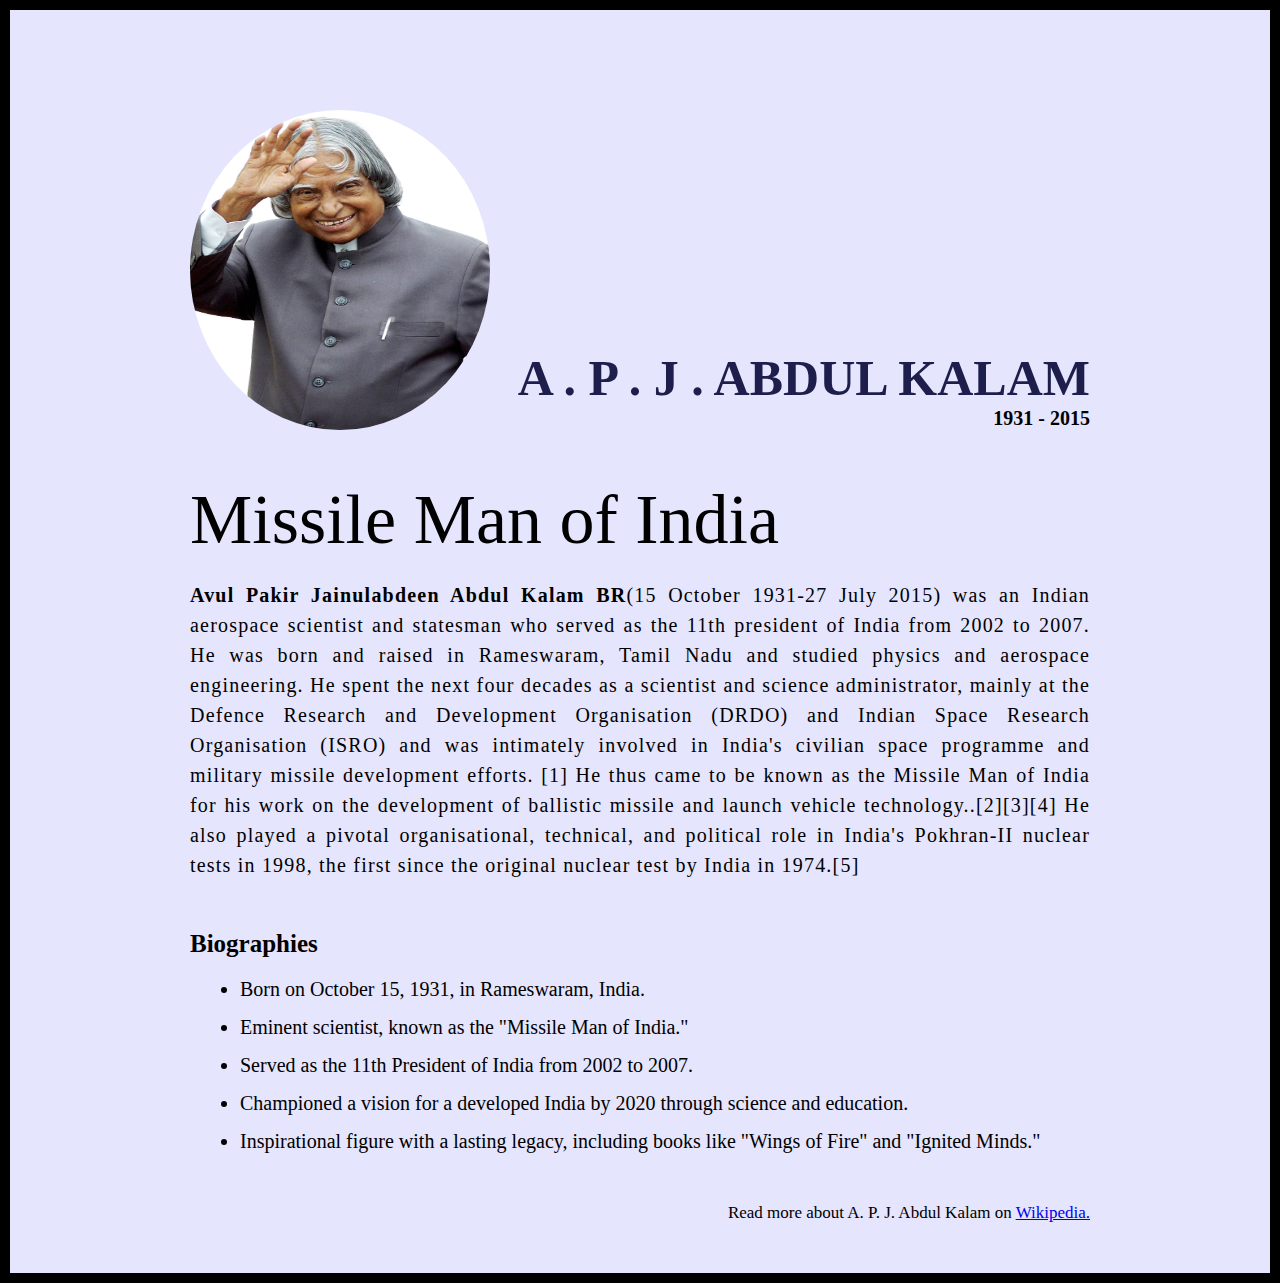
<file: PROJECT 1/index.html>
<!DOCTYPE html>
<html lang="en">
<head>
    <meta charset="UTF-8">
    <meta name="viewport" content="width=device-width, initial-scale=1.0">
    <link rel="stylesheet" href="style.css">
    <title>The Tribute Website | A.P.J Abdul Kalam</title>
</head>
<body>
   <div class="container">
     <div class="content">
     <section class="top_section">
       <div class="image_container">
          <img src="./images/apj.jpg.jpg" alt="tribute" />
       </div>
       <div>
        <h1> A . P . J . Abdul Kalam</h1>
        <h4>1931 - 2015 </h4>
       </div>
     </section>
     <section class="about_section">
       <h2>Missile Man of India</h2>
       <p>
        <b> Avul Pakir Jainulabdeen Abdul Kalam BR</b>(15 October 1931-27 July 2015) was an Indian aerospace scientist and statesman who served as the 11th president of India from 2002 to 2007.
        He was born and raised in Rameswaram, Tamil Nadu and studied physics and aerospace engineering. He spent the next four decades as a scientist and science administrator, mainly at the Defence Research and Development Organisation (DRDO) and Indian Space Research Organisation (ISRO) and was intimately involved in India's civilian space programme and military missile development efforts.
        [1] He thus came to be known as the Missile Man of India for his work on the development of ballistic missile and launch vehicle technology..[2][3][4] He also played a pivotal organisational, technical, and political role in India's Pokhran-II nuclear tests in 1998, the first since the original nuclear test by India in 1974.[5]
       </p>
     </section>
     <section class="biography_section">
        <h3>Biographies</h3>
        <ul>
            <li>
                Born on October 15, 1931, in Rameswaram, India.
            </li>
            <li>
                Eminent scientist, known as the "Missile Man of India."
            </li>
            <li>
                Served as the 11th President of India from 2002 to 2007.
            </li>
            <li>
                Championed a vision for a developed India by 2020 through science and education.
            </li>
            <li>Inspirational figure with a lasting legacy, including books like "Wings of Fire" and "Ignited Minds."</li>
        </ul>
     </section>
     <footer>
        <p>Read more about A. P. J. Abdul Kalam on <a href="https://en.wikipedia.org/wiki/A._P._J._Abdul_Kalam">Wikipedia.</a></p>
     </footer>
    </div>
   </div> 
  </body>
</html>
</file>
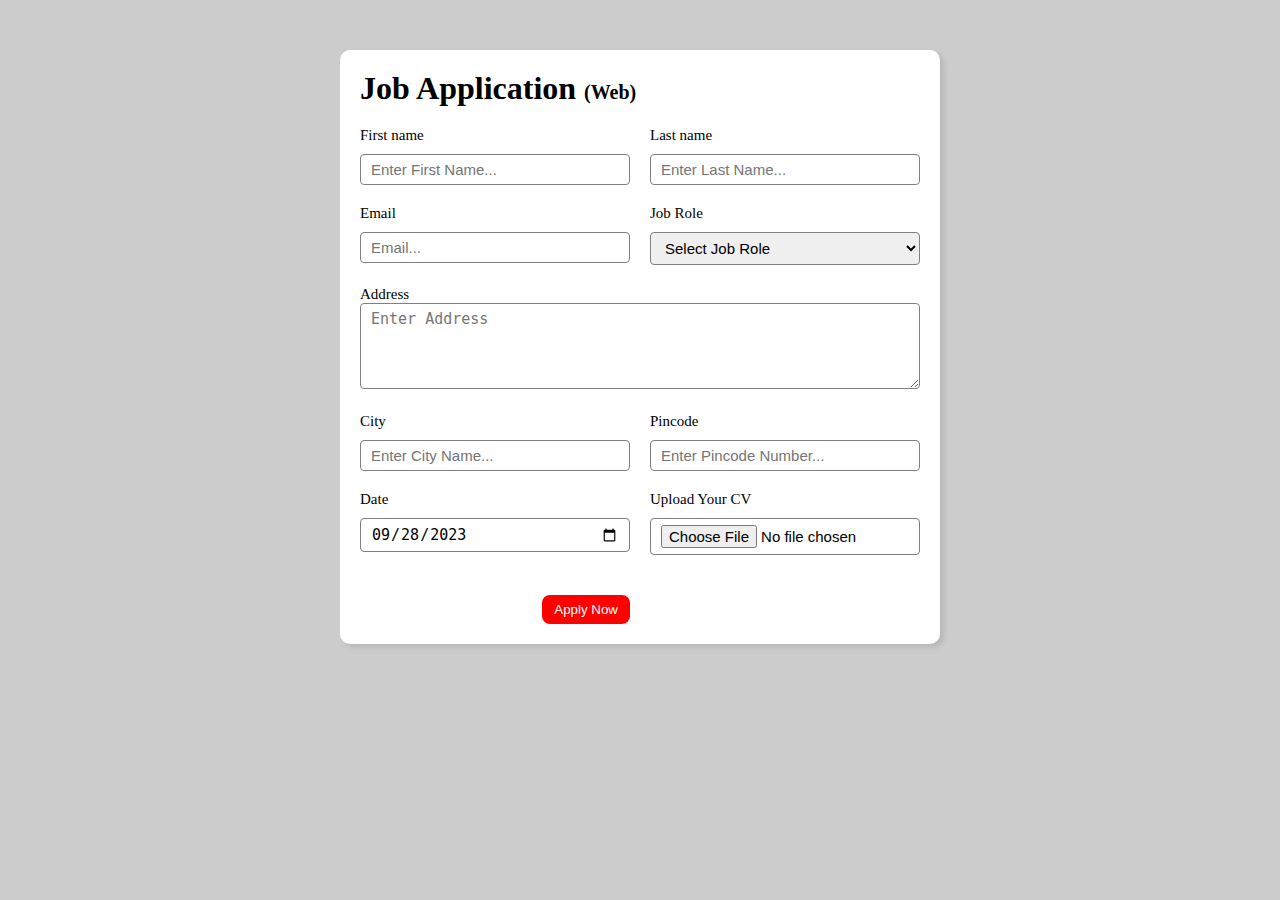
<file: PROJECT 2/index.html>
<!DOCTYPE html>
<html lang="en">
<head>
    <meta charset="UTF-8">
    <meta name="viewport" content="width=device-width, initial-scale=1.0">
    <link rel="stylesheet" href="style.css">
    <title>Job Application Form</title>
</head>
<body>
    <div class="container">
        <div class="applybox">
            <h1>Job Application 
           <span class="title_small">(Web)</span>
        </h1>
        <form action="">
            <div class="form_container">
                <div class="form_control">
                    <label for="first_name"> First name </label>
                    <input 
                     id="first_name"
                     name = "first_name" 
                     placeholder="Enter First Name..."
                     />
                </div>
                <div class="form_control">
                    <label for="last_name"> Last name </label>
                    <input 
                     id="last_name"
                     name = "last_name" 
                     placeholder="Enter Last Name..."
                     />
                </div>
                <div class="form_control">
                    <label for="email"> Email </label>
                    <input 
                     type="email"
                     id="email"
                     name = "email" 
                     placeholder="Email..."
                     />
                </div>
                <div class="form_control">
                    <label for="Job_role">Job Role</label>
                    <select id = "Job_role" name="Job_role">
                        <option value="">Select Job Role</option>
                        <option value="frontend">Frontend Developer</option>
                        <option value="backend">Backend Developer</option>
                        <option value="full_stack">Full Stack Developer</option>
                        <option value="ui_ux ">UI UX Developer</option>
                    </select>
                </div>
                <div class="textarea_control">
                    <label for="address"> Address </label>
                    <textarea 
                     name="address" 
                     id="address"
                     cols="30"
                     rows="4" 
                     placeholder="Enter Address"
                     ></textarea>
                 </div>
                    <div class="form_control">
                        <label for="city"> City </label>
                        <input 
                         id="city"
                         name = "city" 
                         placeholder="Enter City Name..."/>
                   </div>
                  <div class="form_control">
                  <label for="pincode"> Pincode </label>
                   <input
                   type="number" 
                    id="pincode"
                    name = "pincode" 
                    placeholder="Enter Pincode Number..."/>
            </div>
            <div class="form_control">
                <label for="date"> Date </label>
                 <input value="2023-09-28"
                 type="date" 
                  id="date"
                  name = "date" />
          </div>
          <div class="form_control">
            <label for="upload"> Upload Your CV </label>
            <input 
             type="file" 
              id="upload"
              name ="upload" />
      </div>
       <div class="button_container">
        <button type="submit">Apply Now</button>
       </div>
       </form>
       </div>
     </div>
   </body>
 </html>
</file>
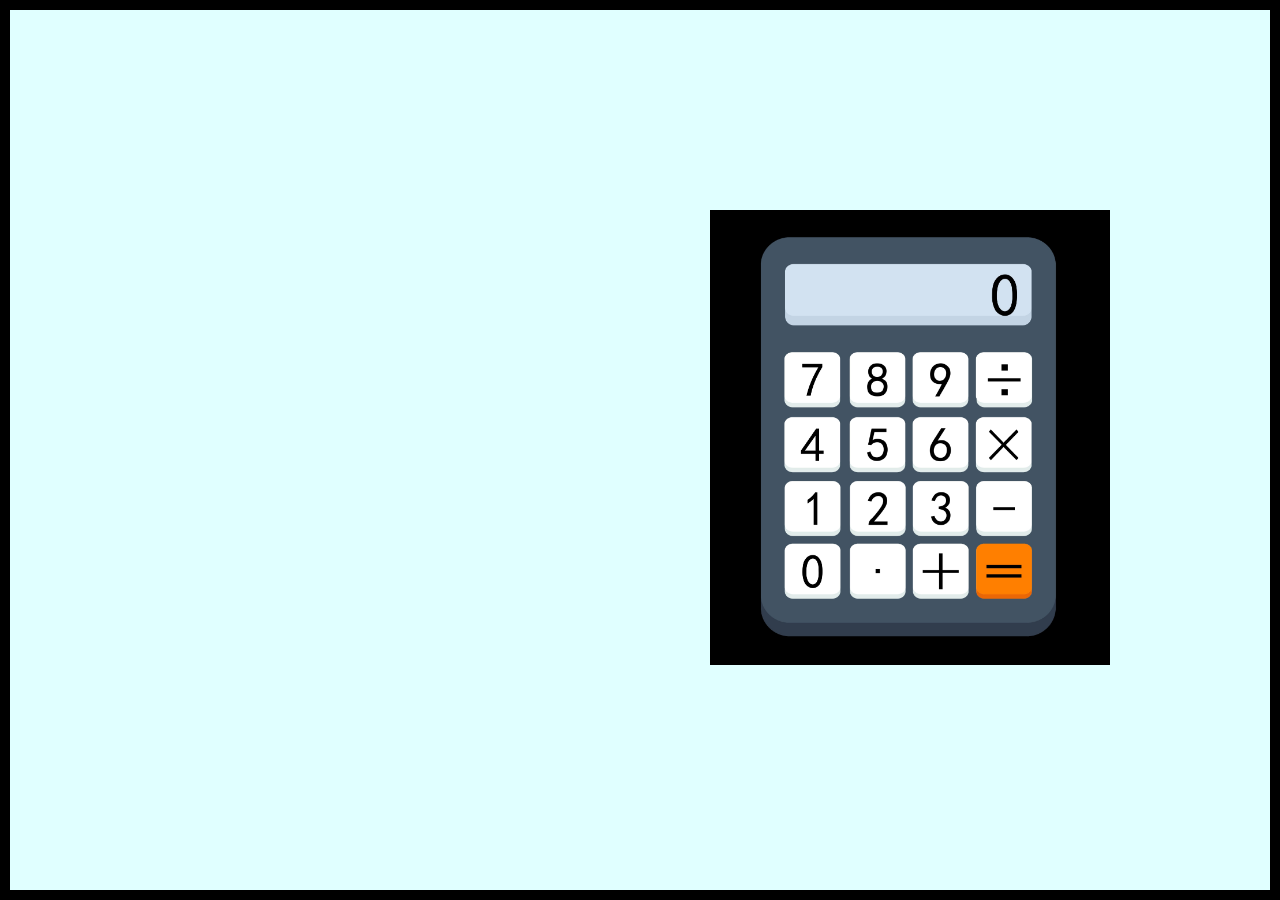
<file: PROJECT 3/index.html>
<!DOCTYPE html>
<html lang="en">
<head>
    <meta charset="UTF-8">
    <meta name="viewport" content="width=device-width, initial-scale=1.0">
    <link rel="stylesheet" href="style.css">
    <title>Calculator</title>
</head>
<body>   
    <div class="container">
    <section class="top_section">
    <div class="image_container">
    <img src="./images/cal.jpg.jpg" alt="calculator"class="img_main"/>
    </div>
    </section>
 </div>
</body>
</html>
</file>
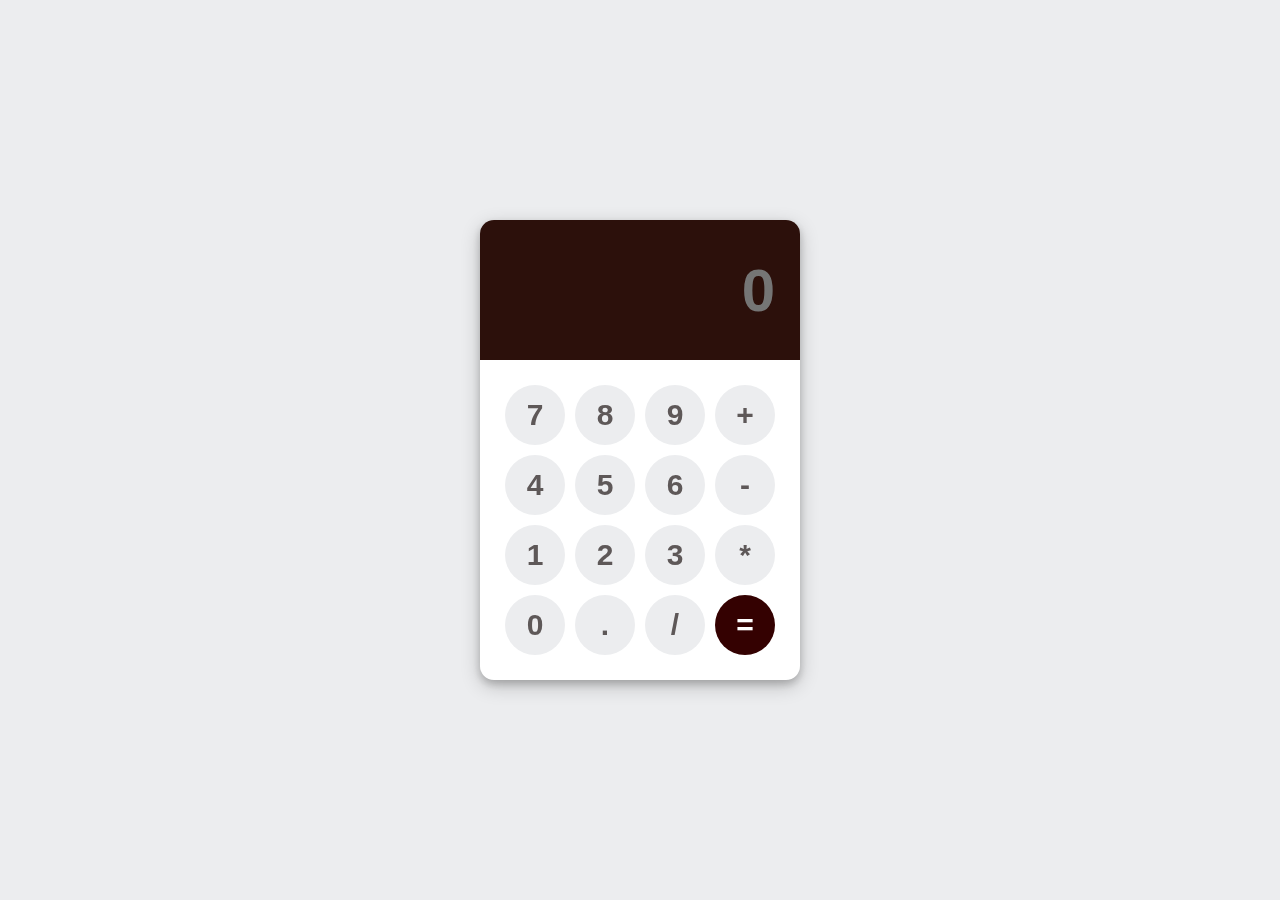
<file: PROJECT 5/index.html>
<!doctype html>
<html>
<head>
<meta charset="utf-8">
<title>Working Calculator | Web Dev Trick</title>
	<link rel="stylesheet" href="style.css">
</head>

<body>
	<script>
	function calcNumbers(result){
		form.displayResult.value=form.displayResult.value+result;

	}
	</script>
	<div class="container">
		<form name="form">
		<div class="display">
			<input type="text" placeholder="0" name="displayResult" />
		</div>
			<div class="buttons">
			  <div class="row">
				<input type="button" name="b7" value="7" onClick="calcNumbers(b7.value)">
				  <input type="button" name="b8" value="8" onClick="calcNumbers(b8.value)">
				  <input type="button" name="b9" value="9" onClick="calcNumbers(b9.value)">
				  <input type="button" name="addb" value="+" onClick="calcNumbers(addb.value)">
				</div>

				<div class="row">
				<input type="button" name="b4" value="4" onClick="calcNumbers(b4.value)">
				  <input type="button" name="b5" value="5" onClick="calcNumbers(b5.value)">
				  <input type="button" name="b6" value="6" onClick="calcNumbers(b6.value)">
				  <input type="button" name="subb" value="-" onClick="calcNumbers(subb.value)">
				</div>

				<div class="row">
				<input type="button" name="b1" value="1" onClick="calcNumbers(b1.value)">
				  <input type="button" name="b2" value="2" onClick="calcNumbers(b2.value)">
				  <input type="button" name="b3" value="3" onClick="calcNumbers(b3.value)">
				  <input type="button" name="mulb" value="*" onClick="calcNumbers(mulb.value)">
				</div>

				<div class="row">
				<input type="button" name="b0" value="0" onClick="calcNumbers(b0.value)">
				  <input type="button" name="potb" value="." onClick="calcNumbers(potb.value)">
				  <input type="button" name="divb" value="/" onClick="calcNumbers(divb.value)">
				  <input type="button" class="blue" value="=" onClick="displayResult.value=eval(displayResult.value)">
				</div>
			</div>
        </form>
	</div>
</body>
</html>
</file>
<file: PROJECT 1/style.css>
*{
    margin: 0;
    padding: 0;
    box-sizing: border-box;

}


.container{
    background-color: #e5e5fd;
    min-height: 100vh;
    border: 10px solid black;

}
.top_section{
    margin-top: 100px;
    display: flex;
    justify-content: space-between;
    align-items: flex-end;

}
.top_section h1{
    font-size: 50px;
    font-weight: bold;
    color: #1d1e4c;
    text-transform: uppercase;

}
.top_section h4{
    font-size: 20px;
    text-align: end;


}

.image_container{
    border-radius: 50%;
    overflow: hidden;
}
 
.content{
    max-width: 900px;
    margin: 0 auto;

}  

.image_container,
img{
    width: 300px;
    height: 320px;

}
.about_section{
    margin-top: 50px;
}
.about_section h2{
    font-size: 70px;
    font-weight: 400;
    margin-bottom: 20px;
}
.about_section p{
    font-size: 20px;
    line-height: 30px;
    letter-spacing: 1.2px;
    text-align: justify;
}
.biography_section{
    margin: 50px 0;

}
.biography_section h3{
    margin-bottom: 20px;
    font-size: 25px;

}
.biography_section ul{
    margin-left: 50px;

}
.biography_section li{
    margin-bottom: 15px;
    font-size: 20px;
}
footer{
    margin:50px 0;


}
footer p{
    text-align: end;
    font-size: 17px;
}
</file>
<file: PROJECT 2/style.css>
*{
    margin: 0;
    padding: 0;
    box-sizing: border-box;
}
body{
    background-color: #ccc ;
}
.container{
    max-width: 900px;
    margin: 0 auto;

}
.applybox{
    max-width: 600px;
    padding: 20px;
    background-color:white ;
    margin: 0 auto;
    margin-top: 50px;
    box-shadow: 4px 3px 5px rgba(1,1,1,0.1);
    border-radius: 10px;
}
.title_small{
    font-size: 20px;
}

.form_container{
    margin-top: 20px;
    display: grid;
    grid-template-columns: repeat(auto-fit,minmax(200px,1fr)) ;
    gap: 20px;
}
.form_control {
    display: flex;
    flex-direction: column;
}

label{
    font-size: 15px;
    margin-bottom: 10px;
}

input , select , textarea {
    padding: 6px 10px;
    border: 1px solid gray;
    border-radius: 4px;
    font-size: 15px;
}

input:focus {
    outline-color: red ;
}

.button_container{
    display: flex;

    justify-content: end;
    margin-top: 20px;
}
button{
    background-color: red;
    border: transparent solid 2px;
    padding: 5px 10px;
    color: white;
    border-radius: 8px;
    transition: 0.3s ease-in;
}
button:hover{
    background-color: gray;
    border: 2px solid red;
    color: black;
    transition: 0.3s ease-out;
    cursor: pointer;
}
.textarea_control{
    grid-column: 1 / span 2;

}
.textarea_control textarea{
    width: 100%;
}
@media (max-width: 460px) {
    .textarea_control{
        grid-column: 1 / span 1;
    }
} ;
</file>
<file: PROJECT 3/style.css>
*{
    margin: 0;
    padding: 0;
    box-sizing: border-box;
}
.container{
    background-color: lightcyan;
    min-height: 100vh;
    border: 10px solid black;
}
.top_section{

    margin-top: 200px;
}
.image_container{
    border-radius: 50px;
    overflow: hidden;
    size: 100px;
}
.image_container img{
    width: 400px;
    
    
}
.img_main{
    
    margin-left: 700px;
}
</file>
<file: PROJECT 5/style.css>
body, html {
	background: #ECEDEF;
	margin: 0;
	padding: 0;
}

.container {
	position: fixed;
	top: 50%;
	left: 50%;
	transform: translate(-50%, -50%);
	background: #fff;
	box-shadow: 0 4px 8px 0 rgba(0,0,0,0.2), 0 6px 20px 0 rgba(0,0,0,0.2);
	border-radius: 14px;
	padding-bottom: 20px;
	width: 320px;

}
.display {
	width: 100%;
	height: 60px;
	padding: 40px 0;
	background: #2c100b;
	border-top-left-radius: 14px;
	border-top-right-radius: 14px;
}
.buttons {
	padding: 20px 20px 0 20px;
}
.row {
	width: 280px;
	float: left;
}
input[type=button] {
	width: 60px;
	height: 60px;
	float: left;
	padding: 0;
	margin: 5px;
	box-sizing: border-box;
	background: #ecedef;
	border: none;
	font-size: 30px;
	line-height: 30px;
	border-radius: 50%;
	font-weight: 700;
	color: #5E5858;
	cursor: pointer;

}
input[type=text] {
	width: 270px;
	height: 60px;
	float: left;
	padding: 0;
	box-sizing: border-box;
	border: none;
	background: none;
	color: #ffffff;
	text-align: right;
	font-weight: 700;
	font-size: 60px;
	line-height: 60px;
	margin: 0 25px;

}
.blue {
	background: #340101 !important;
	color: #ffffff !important;

}
</file>
